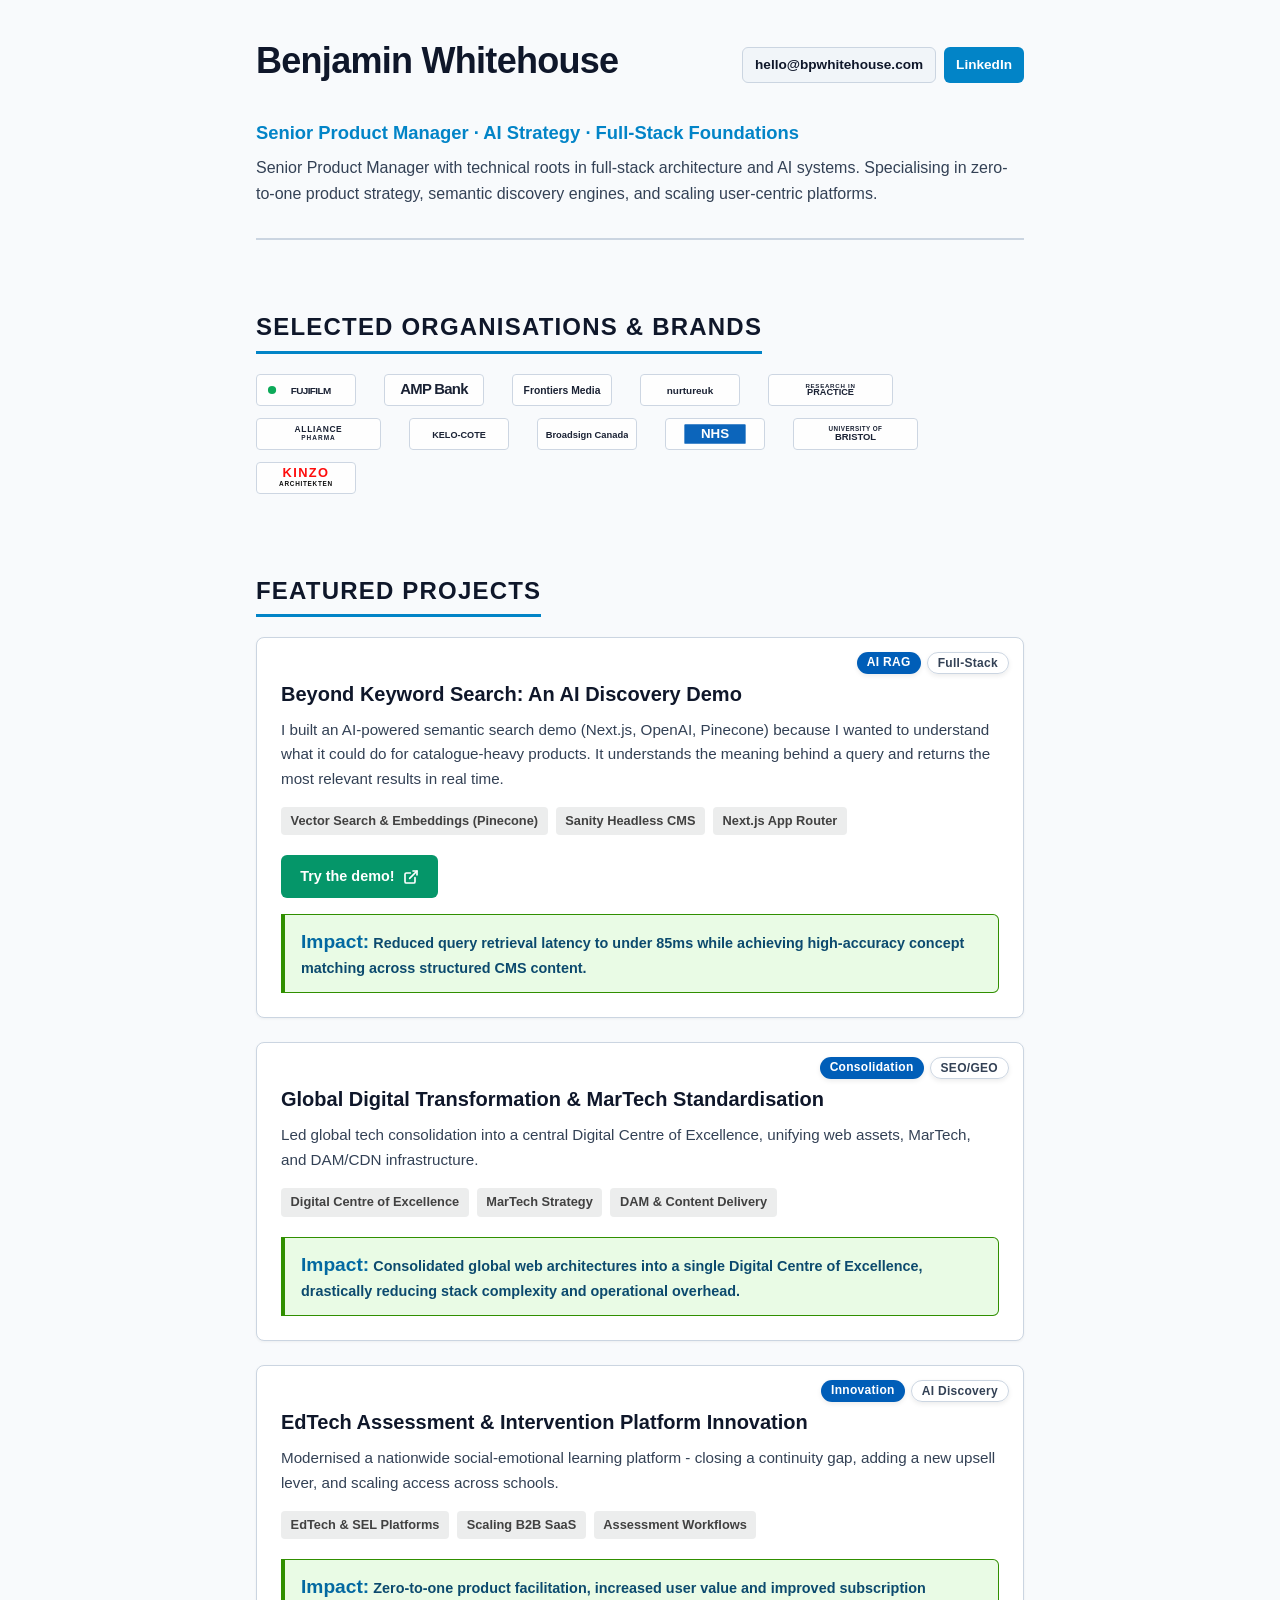
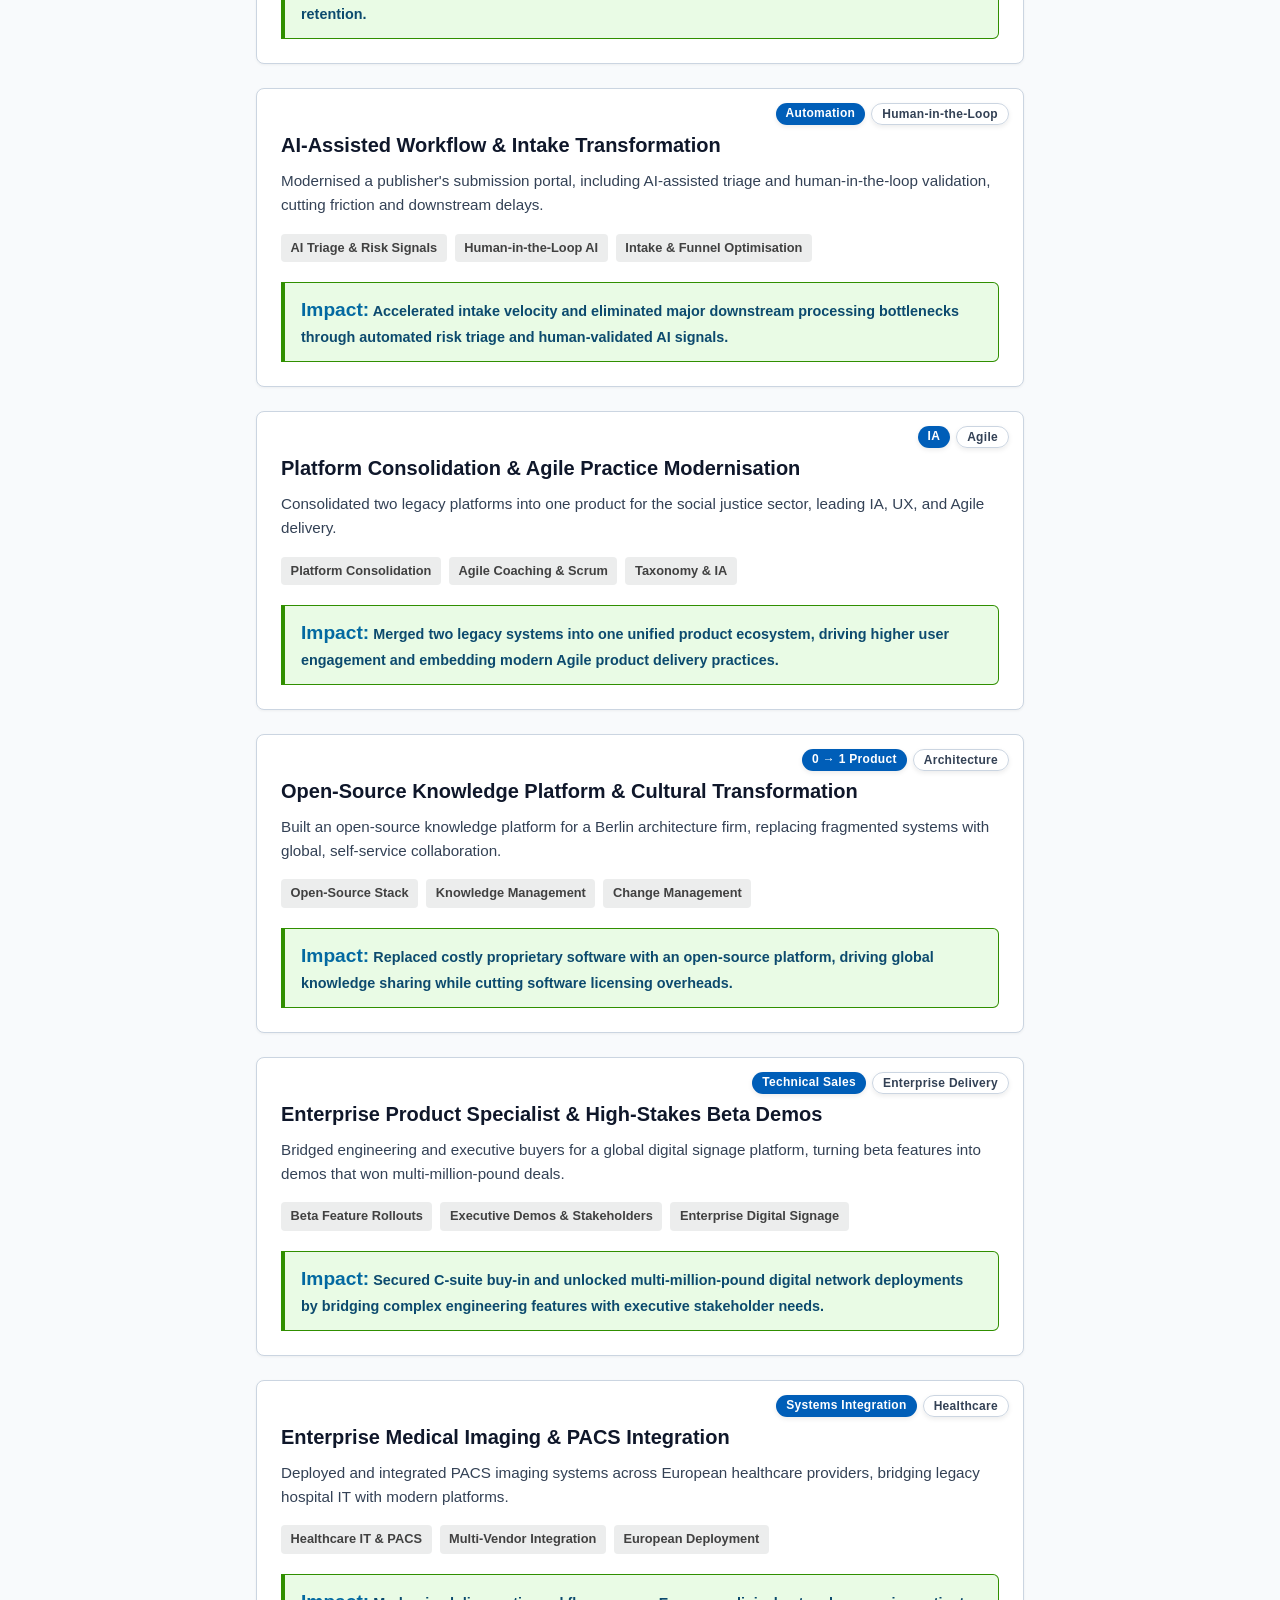
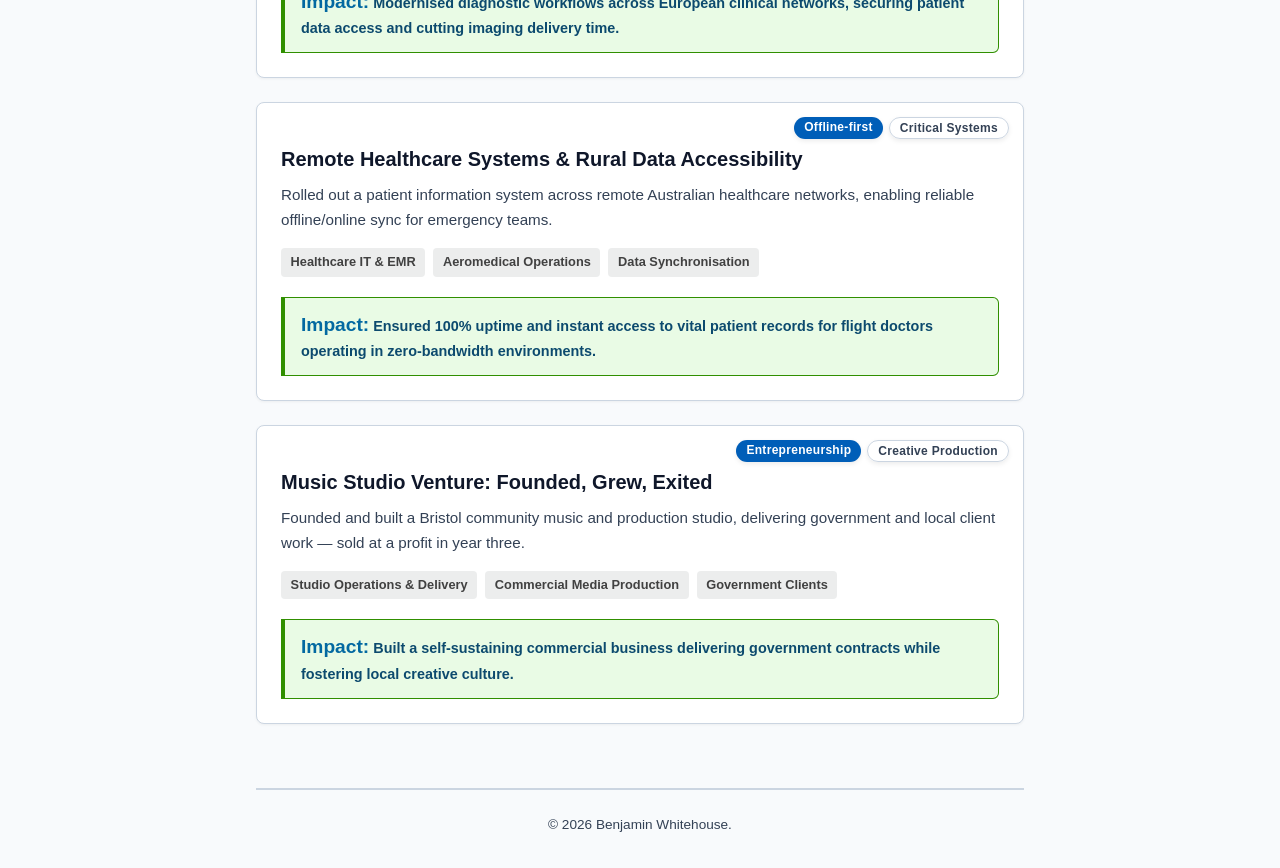
<file: index.html>
<!DOCTYPE html>
<html lang="en">
<head>
  <meta charset="UTF-8">
  <meta name="viewport" content="width=device-width, initial-scale=1.0">
  <title>Benjamin Whitehouse | Portfolio</title>

  <link rel="icon" href="/favicon.ico" sizes="any">
  <link rel="stylesheet" href="/globals.css">

</head>
<body>

<header>
  <div class="header-top">
    <h1>Benjamin Whitehouse</h1>
    <div class="links header-links">
      <a id="contact-email" href="#" class="btn btn-secondary">Email</a>
        <script>
          (function () {
            const user = "hello";
            const domain = "bpwhitehouse.com";
            const email = user + "@" + domain;
            const link = document.getElementById("contact-email");
            link.href = "mailto:" + email;
            link.textContent = email;
          })();
        </script>
        <a href="https://www.linkedin.com/in/bpwhitehouse" target="_blank" rel="noopener noreferrer" class="btn btn-primary">LinkedIn</a>
    </div>
  </div>
  
  <p class="subtitle">Senior Product Manager · AI Strategy · Full-Stack Foundations</p>
  <p class="bio">
    Senior Product Manager with technical roots in full-stack architecture and AI systems. 
    Specialising in zero-to-one product strategy, semantic discovery engines, and scaling user-centric platforms.
  </p>

</header>

<section class="experience-logos" aria-labelledby="experience-logos-title">
  <div class="experience-logos__inner">
    <h2 id="experience-logos-title">Selected organisations &amp; brands</h2>
    <div class="experience-logos__row">

    <!-- FUJIFILM -->
    <div class="experience-logo experience-logo--fujifilm" aria-label="Fujifilm">
      <svg viewBox="0 0 140 36" role="img">
        <circle cx="12" cy="18" r="7" fill="#00a651"/>
        <text x="78" y="24" text-anchor="middle"
              font-family="Arial, Helvetica, sans-serif"
              font-size="17" font-weight="700"
              letter-spacing="-1">FUJIFILM</text>
      </svg>
    </div>

      <!-- AMP -->
      <div class="experience-logo" aria-label="AMP Bank">
        <svg viewBox="0 0 110 36" role="img">
          <text x="55" y="24" text-anchor="middle" font-family="Arial, Helvetica, sans-serif" font-size="20" font-weight="700" letter-spacing="-1">AMP Bank</text>
        </svg>
      </div>

      <!-- FRONTIERS -->
      <div class="experience-logo" aria-label="Frontiers">
        <svg viewBox="0 0 135 36" role="img">
          <text x="67.5" y="24" text-anchor="middle" font-family="Arial, Helvetica, sans-serif" font-size="17" font-weight="600">Frontiers Media</text>
        </svg>
      </div>

      <!-- NURTURE UK -->
      <div class="experience-logo" aria-label="nurtureuk">
        <svg viewBox="0 0 140 36" role="img">
          <text x="70" y="24" text-anchor="middle" font-family="Arial, Helvetica, sans-serif" font-size="17" font-weight="600">nurtureuk</text>
        </svg>
      </div>

      <!-- RESEARCH IN PRACTICE -->
      <div class="experience-logo experience-logo--wide" aria-label="Research in Practice">
        <svg viewBox="0 0 175 36" role="img">
          <text x="87.5" y="15" text-anchor="middle" font-family="Arial, Helvetica, sans-serif" font-size="10" font-weight="600" letter-spacing="1.2">RESEARCH IN</text>
          <text x="87.5" y="27" text-anchor="middle" font-family="Arial, Helvetica, sans-serif" font-size="15" font-weight="700">PRACTICE</text>
        </svg>
      </div>

      <!-- ALLIANCE PHARMA -->
      <div class="experience-logo experience-logo--wide" aria-label="Alliance Pharma">
        <svg viewBox="0 0 165 36" role="img">
          <text x="82.5" y="15" text-anchor="middle" font-family="Arial, Helvetica, sans-serif" font-size="13" font-weight="700" letter-spacing="1">ALLIANCE</text>
          <text x="82.5" y="27" text-anchor="middle" font-family="Arial, Helvetica, sans-serif" font-size="10" font-weight="600" letter-spacing="1.6">PHARMA</text>
        </svg>
      </div>

      <!-- KELO-COTE -->
      <div class="experience-logo" aria-label="Kelo-Cote">
        <svg viewBox="0 0 135 36" role="img">
          <text x="67.5" y="24" text-anchor="middle" font-family="Arial, Helvetica, sans-serif" font-size="15" font-weight="700">KELO-COTE</text>
        </svg>
      </div>

      <!-- BROADSIGN -->
      <div class="experience-logo" aria-label="Broadsign">
        <svg viewBox="0 0 140 36" role="img">
          <text x="70" y="24" text-anchor="middle" font-family="Arial, Helvetica, sans-serif" font-size="16" font-weight="700">Broadsign Canada</text>
        </svg>
      </div>

      <!-- NHS -->
      <div class="experience-logo" aria-label="NHS">
        <svg viewBox="0 0 85 36" role="img">
          <rect x="8" y="7" width="69" height="22" rx="1" fill="#005eb8"/>
          <text x="42.5" y="23" text-anchor="middle" font-family="Arial, Helvetica, sans-serif" font-size="15" font-weight="900" fill="#ffffff">NHS</text>
        </svg>
      </div>

      <!-- UNIVERSITY OF BRISTOL -->
      <div class="experience-logo experience-logo--wide" aria-label="University of Bristol">
        <svg viewBox="0 0 170 36" role="img">
          <text x="85" y="14" text-anchor="middle" font-family="Arial, Helvetica, sans-serif" font-size="10" font-weight="600" letter-spacing=".7">UNIVERSITY OF</text>
          <text x="85" y="27" text-anchor="middle" font-family="Arial, Helvetica, sans-serif" font-size="15" font-weight="700">BRISTOL</text>
        </svg>
      </div>

      <!-- KINZO -->
      <div class="experience-logo" aria-label="KINZO Architekten">
        <svg viewBox="0 0 115 36" role="img">
          <text x="57.5" y="16" text-anchor="middle"
                font-family="Arial, Helvetica, sans-serif"
                font-size="18" font-weight="800"
                letter-spacing="2" fill="red">KINZO</text>
          <text x="57.5" y="29" text-anchor="middle"
                font-family="Arial, Helvetica, sans-serif"
                font-size="9" font-weight="600"
                letter-spacing="1" fill="#000000">ARCHITEKTEN</text>
        </svg>
      </div>

    </div>
  </div>
</section>

<section>
  <h2>Featured Projects</h2>

  <div class="project-card">
    <div class="project-badges">
      <span class="badge badge--primary">AI RAG</span>
      <span class="badge badge--secondary">Full-Stack</span>
    </div>
    <div class="project-title">Beyond Keyword Search: An AI Discovery Demo</div>
    <div class="project-desc">
	    I built an AI-powered semantic search demo (Next.js, OpenAI, Pinecone) because I wanted to understand what it could do for catalogue-heavy products. It understands the meaning behind a query and returns the most relevant results in real time.
    </div>
    <div class="tags">
      <span class="tag">Vector Search &amp; Embeddings (Pinecone)</span>
      <span class="tag">Sanity Headless CMS</span>
      <span class="tag">Next.js App Router</span>
    </div>

    <div class="links">
      <a href="/discovery-demo" target="_blank" rel="noopener noreferrer" class="btn btn-cta-green">
        <span>Try the demo!</span>
        <svg width="16" height="16" viewBox="0 0 24 24" fill="none" stroke="currentColor" stroke-width="2.5" stroke-linecap="round" stroke-linejoin="round">
          <path d="M18 13v6a2 2 0 0 1-2 2H5a2 2 0 0 1-2-2V8a2 2 0 0 1 2-2h6"></path>
          <polyline points="15 3 21 3 21 9"></polyline>
          <line x1="10" y1="14" x2="21" y2="3"></line>
        </svg>
      </a>
    </div>
    
    <div class="impact-box">
      <p><strong>Impact:</strong> Reduced query retrieval latency to under 85ms while achieving high-accuracy concept matching across structured CMS content.</p>
    </div>
  </div>

  <div class="project-card">
    <div class="project-badges">
      <span class="badge badge--primary">Consolidation</span>
      <span class="badge badge--secondary">SEO/GEO</span>
    </div>
    <div class="project-title">Global Digital Transformation &amp; MarTech Standardisation</div>
    <div class="project-desc">
      Led global tech consolidation into a central Digital Centre of Excellence, unifying web assets, MarTech, and DAM/CDN infrastructure. </div>
    <div class="tags">
      <span class="tag">Digital Centre of Excellence</span>
      <span class="tag">MarTech Strategy</span>
      <span class="tag">DAM & Content Delivery</span>
    </div>

    <div class="impact-box">
      <p><strong>Impact:</strong> Consolidated global web architectures into a single Digital Centre of Excellence, drastically reducing stack complexity and operational overhead.</p>
    </div>
  </div>

  <div class="project-card">
    <div class="project-badges">
      <span class="badge badge--primary">Innovation</span>
      <span class="badge badge--secondary">AI Discovery</span>
    </div>
    <div class="project-title">EdTech Assessment &amp; Intervention Platform Innovation</div>
    <div class="project-desc">
      Modernised a nationwide social-emotional learning platform - closing a continuity gap, adding a new upsell lever, and scaling access across schools.</div>
    <div class="tags">
      <span class="tag">EdTech & SEL Platforms</span>
      <span class="tag">Scaling B2B SaaS</span>
      <span class="tag">Assessment Workflows</span> 
    </div>
    
    <div class="impact-box">
      <p><strong>Impact:</strong> Zero-to-one product facilitation, increased user value and improved subscription retention.</p>
    </div>
  </div>

  <div class="project-card">
    <div class="project-badges">
      <span class="badge badge--primary">Automation</span>
      <span class="badge badge--secondary">Human-in-the-Loop</span>
    </div>
    <div class="project-title">AI-Assisted Workflow &amp; Intake Transformation</div>
    <div class="project-desc">
      Modernised a publisher's submission portal, including AI-assisted triage and human-in-the-loop validation, cutting friction and downstream delays.</div>
    <div class="tags">
      <span class="tag">AI Triage & Risk Signals</span>
      <span class="tag">Human-in-the-Loop AI</span>
      <span class="tag">Intake & Funnel Optimisation</span>
    </div>

    <div class="impact-box">
      <p><strong>Impact:</strong> Accelerated intake velocity and eliminated major downstream processing bottlenecks through automated risk triage and human-validated AI signals.</p>
    </div>
  </div>

  <div class="project-card">
    <div class="project-badges">
      <span class="badge badge--primary">IA</span>
      <span class="badge badge--secondary">Agile</span>
    </div>
    <div class="project-title">Platform Consolidation &amp; Agile Practice Modernisation</div>
    <div class="project-desc">
      Consolidated two legacy platforms into one product for the social justice sector, leading IA, UX, and Agile delivery.</div>
    <div class="tags">
      <span class="tag">Platform Consolidation</span>
      <span class="tag">Agile Coaching & Scrum</span>
      <span class="tag">Taxonomy & IA</span>
    </div>
    
    <div class="impact-box">
      <p><strong>Impact:</strong> Merged two legacy systems into one unified product ecosystem, driving higher user engagement and embedding modern Agile product delivery practices.</p>
    </div>
  </div>

  <div class="project-card">
    <div class="project-badges">
      <span class="badge badge--primary">0 → 1 Product</span>
      <span class="badge badge--secondary">Architecture</span>
    </div>
    <div class="project-title">Open-Source Knowledge Platform &amp; Cultural Transformation</div>
    <div class="project-desc">
      Built an open-source knowledge platform for a Berlin architecture firm, replacing fragmented systems with global, self-service collaboration.</div>
    <div class="tags">
      <span class="tag">Open-Source Stack</span>
      <span class="tag">Knowledge Management</span>
      <span class="tag">Change Management</span>
    </div>
    
    <div class="impact-box">
      <p><strong>Impact:</strong> Replaced costly proprietary software with an open-source platform, driving global knowledge sharing while cutting software licensing overheads.</p>
    </div>
  </div>

  <div class="project-card">
    <div class="project-badges">
      <span class="badge badge--primary">Technical Sales</span>
      <span class="badge badge--secondary">Enterprise Delivery</span>
    </div>
    <div class="project-title">Enterprise Product Specialist &amp; High-Stakes Beta Demos</div>
    <div class="project-desc">
      Bridged engineering and executive buyers for a global digital signage platform, turning beta features into demos that won multi-million-pound deals.</div>
    <div class="tags">
      <span class="tag">Beta Feature Rollouts</span>
      <span class="tag">Executive Demos & Stakeholders</span>
      <span class="tag">Enterprise Digital Signage</span>
    </div>
    
    <div class="impact-box">
      <p><strong>Impact:</strong> Secured C-suite buy-in and unlocked multi-million-pound digital network deployments by bridging complex engineering features with executive stakeholder needs.</p>
    </div>
  </div>

  <div class="project-card">
    <div class="project-badges">
      <span class="badge badge--primary">Systems Integration</span>
      <span class="badge badge--secondary">Healthcare</span>
    </div>
    <div class="project-title">Enterprise Medical Imaging &amp; PACS Integration</div>
    <div class="project-desc">
      Deployed and integrated PACS imaging systems across European healthcare providers, bridging legacy hospital IT with modern platforms.</div>
    <div class="tags">
      <span class="tag">Healthcare IT & PACS</span>
      <span class="tag">Multi-Vendor Integration</span>
      <span class="tag">European Deployment</span>
    </div>
    
    <div class="impact-box">
      <p><strong>Impact:</strong> Modernised diagnostic workflows across European clinical networks, securing patient data access and cutting imaging delivery time.</p>
    </div>
  </div>

  <div class="project-card">
    <div class="project-badges">
      <span class="badge badge--primary">Offline-first</span>
      <span class="badge badge--secondary">Critical Systems</span>
    </div>
    <div class="project-title">Remote Healthcare Systems &amp; Rural Data Accessibility</div>
    <div class="project-desc">
      Rolled out a patient information system across remote Australian healthcare networks, enabling reliable offline/online sync for emergency teams.</div>
    <div class="tags">
      <span class="tag">Healthcare IT & EMR</span>
      <span class="tag">Aeromedical Operations</span>
      <span class="tag">Data Synchronisation</span>
    </div>
    
    <div class="impact-box">
      <p><strong>Impact:</strong> Ensured 100% uptime and instant access to vital patient records for flight doctors operating in zero-bandwidth environments.</p>
    </div>
  </div>

  <div class="project-card">
    <div class="project-badges">
      <span class="badge badge--primary">Entrepreneurship</span>
      <span class="badge badge--secondary">Creative Production</span>
    </div>
    <div class="project-title">Music Studio Venture: Founded, Grew, Exited</div>
    <div class="project-desc">
      Founded and built a Bristol community music and production studio, delivering government and local client work — sold at a profit in year three.</div>
    <div class="tags">
      <span class="tag">Studio Operations & Delivery</span>
      <span class="tag">Commercial Media Production</span>
      <span class="tag">Government Clients</span>
    </div>
    
    <div class="impact-box">
      <p><strong>Impact:</strong> Built a self-sustaining commercial business delivering government contracts while fostering local creative culture.</p>
    </div>
  </div>
</section>

<footer>
  <p>© 2026 Benjamin Whitehouse. </p>
</footer>

</body>
</html>
</file>
<file: globals.css>
:root {
  /* WCAG AAA/AA Compliant Light Palette */
  --bg: #f8fafc;            /* Off-white background to prevent eye strain */
  --card-bg: #ffffff;       /* Pure white card backgrounds */
  --text: #0f172a;          /* Slate 900: High contrast text */
  --text-muted: #334155;    /* Slate 700: Readable secondary text */
  --accent: #0284c7;        /* Sky 600: Deep accessible blue */
  --accent-hover: #0369a1;  /* Sky 700: Darker blue hover */
  --cta-green: #059669;     /* Emerald 600: Accessible green */
  --cta-green-hover: #047857;/* Emerald 700: Darker green hover */
  --border: #cbd5e1;        /* Slate 300: High clarity structural borders */
}

* {
  box-sizing: border-box;
  margin: 0;
  padding: 0;
}

body {
  font-family: -apple-system, BlinkMacSystemFont, "Segoe UI", Roboto, Helvetica, Arial, sans-serif;
  background-color: var(--bg);
  color: var(--text);
  line-height: 1.6;
  padding: 2rem 1rem;
  max-width: 800px;
  margin: 0 auto;
}

/* Focus States for Keyboard Accessibility (WCAG 2.4.7) */
a:focus-visible,
button:focus-visible {
  outline: 3px solid var(--accent);
  outline-offset: 4px;
}

header {
  margin-bottom: 3rem;
  border-bottom: 2px solid var(--border);
  padding-bottom: 2rem;
}

.header-top {
  display: flex;
  justify-content: space-between;
  align-items: center;
  gap: 1rem;
  margin-bottom: 1.25rem;
}

h1 {
  font-size: 2.25rem;
  font-weight: 800;
  margin-bottom: 0.5rem;
  letter-spacing: -0.02em;
  color: var(--text);
}

p.subtitle {
  color: var(--accent);
  font-size: 1.15rem;
  font-weight: 700;
}

p.bio {
  color: var(--text-muted);
  margin-top: 0.5rem;
  font-size: 1rem;
}

section {
  margin-bottom: 3rem;
}

h2 {
  font-size: 1.5rem;
  margin-bottom: 1.25rem;
  color: var(--text);
  text-transform: uppercase;
  letter-spacing: 0.05em;
  border-bottom: 3px solid var(--accent);
  display: inline-block;
  padding-bottom: 0.25rem;
}

/* Card Container with Relative Positioning for Badges */
.project-card {
  position: relative; /* Anchors floating overlay badges */
  background: var(--card-bg);
  border: 1px solid var(--border);
  border-radius: 8px;
  padding: 1.5rem;
  margin-bottom: 1.5rem;
  box-shadow: 0 1px 3px rgba(0,0,0,0.05);
  transition: transform 0.2s ease, border-color 0.2s ease, box-shadow 0.2s ease;
}

.project-card:hover {
  transform: translateY(-2px);
  border-color: var(--accent);
  box-shadow: 0 4px 12px rgba(2, 132, 199, 0.1);
}

/* Floating Badge Container (Top-Right Overlay) */
.project-badges {
  position: absolute;
  top: 14px;
  right: 14px;
  display: flex;
  gap: 6px;
  z-index: 10;
}

/* Base Pill Badge */
.badge {
  font-size: 0.75rem;
  font-weight: 600;
  padding: 4px 10px;
  border-radius: 20px;
  line-height: 1;
  box-shadow: 0 2px 5px rgba(0, 0, 0, 0.08);
  letter-spacing: 0.3px;
}

/* Primary Badge Styling */
.badge--primary {
  background-color: #005eb8;
  color: #ffffff;
}

/* Secondary Badge Styling */
.badge--secondary {
  background-color: rgba(255, 255, 255, 0.95);
  color: #334155;
  border: 1px solid #cbd5e1;
  backdrop-filter: blur(4px);
}

.project-title {
  font-size: 1.25rem;
  font-weight: 800;
  color: var(--text);
  margin-top: 1rem;
  margin-bottom: 0.5rem;
  padding-right: 120px; /* Leave space for top-right badges */
}

.project-desc {
  color: var(--text-muted);
  font-size: 0.95rem;
  margin-bottom: 1rem;
}

.tags {
  display: flex;
  flex-wrap: wrap;
  gap: 0.5rem;
  margin-bottom: 1.25rem;
}

/* WCAG AAA Compliant Tag Pills */
.tag {
  background: #eceded;     /* Light Sky Blue */
  color: #414141;          /* Dark Sky Blue (Contrast > 7:1) */
  padding: 0.25rem 0.6rem;
  border-radius: 4px;
  font-size: 0.8rem;
  font-weight: 700;
}

.links {
  display: flex;
  gap: 1rem;
}

.header-links {
  flex-wrap: wrap;
  justify-content: flex-end;
  gap: 0.5rem;
}

.btn {
  display: inline-flex;
  align-items: center;
  gap: 0.5rem;
  padding: 0.6rem 1.2rem;
  border-radius: 6px;
  text-decoration: none;
  font-size: 0.9rem;
  font-weight: 700;
  transition: background-color 0.2s ease, color 0.2s ease;
}

.header-links .btn {
  padding: 0.4rem 0.75rem;
  font-size: 0.85rem;
}

/* Primary Accent Button */
.btn-primary {
  background-color: var(--accent);
  color: #ffffff;
}

.btn-primary:hover {
  background-color: var(--accent-hover);
  color: #ffffff;
}

/* Green CTA Button (Complementary Color for Demo) */
.btn-cta-green {
  background-color: var(--cta-green);
  color: #ffffff;          /* Contrast > 4.5:1 */
}

.btn-cta-green:hover {
  background-color: var(--cta-green-hover);
  color: #ffffff;
}

.btn-secondary {
  background-color: #f1f5f9;
  color: var(--text);
  border: 1px solid var(--border);
}

.btn-secondary:hover {
  background-color: #e2e8f0;
  color: #000000;
}

/* High-contrast callout box */
.impact-box {
  background-color: #e9fbe5;  /* Soft Sky Blue background */
  border-left: 4px solid var(--accent);
  border: 1px solid #308f00;
  border-left-width: 4px;
  padding: 0.75rem 1rem;
  margin-top: 1rem;
  border-radius: 0 6px 6px 0;
}

.impact-box p {
  margin: 0;
  font-size: 0.9rem;
  color: #0c4a6e;
  font-weight: 600;
}

.impact-box strong {
  color: var(--accent-hover);
  font-size: 1.2rem;
}

/* Experience logos styling */
.experience-logos {
  width: 100%;
  box-sizing: border-box;
  padding: 20px 0 30px;
  background: transparent;
}

.experience-logos__inner {
  max-width: 1180px;
  margin: 0 auto;
}

.experience-logos h2 {
  margin: 0 0 20px;
}

.experience-logos__row {
  display: flex;
  align-items: center;
  justify-content: flex-start;
  flex-wrap: wrap;
  column-gap: 28px;
  row-gap: 12px;
}

.experience-logo {
  display: flex;
  align-items: center;
  justify-content: center;
  width: 100px;
  height: 32px;
  padding: 4px 8px;
  box-sizing: border-box;
  background: #ffffff;
  border: 1px solid var(--border);
  border-radius: 4px;
  color: #0f172a;
  opacity: 0.95;
  transition: opacity 180ms ease, color 180ms ease, border-color 180ms ease;
}

.experience-logo--wide {
  width: 125px;
}

.experience-logo svg {
  display: block;
  width: 100%;
  height: 32px;
  fill: currentColor;
}

.experience-logo:hover {
  opacity: 1;
  color: #000000;
  border-color: var(--accent);
}

.experience-logo--fujifilm:hover {
  color: #e60012;
  border-color: #e60012;
}

@media (max-width: 700px) {
  .header-top {
    align-items: flex-start;
    flex-direction: column;
  }
  .header-links {
    justify-content: flex-start;
  }
  .experience-logos__row {
    column-gap: 18px;
    row-gap: 10px;
  }
  .experience-logo {
    width: 90px;
    height: 30px;
  }
  .experience-logo--wide {
    width: 110px;
  }
}

@media (max-width: 480px) {
  .experience-logos__row {
    column-gap: 12px;
  }
  .experience-logo {
    width: 82px;
    height: 30px;
  }
  .experience-logo--wide {
    width: 100px;
  }
}

@media (prefers-reduced-motion: reduce) {
  .experience-logo, .project-card, .btn {
    transition: none;
  }
}

footer {
  text-align: center;
  color: var(--text-muted);
  font-size: 0.85rem;
  margin-top: 4rem;
  border-top: 2px solid var(--border);
  padding-top: 1.5rem;
}
</file>
